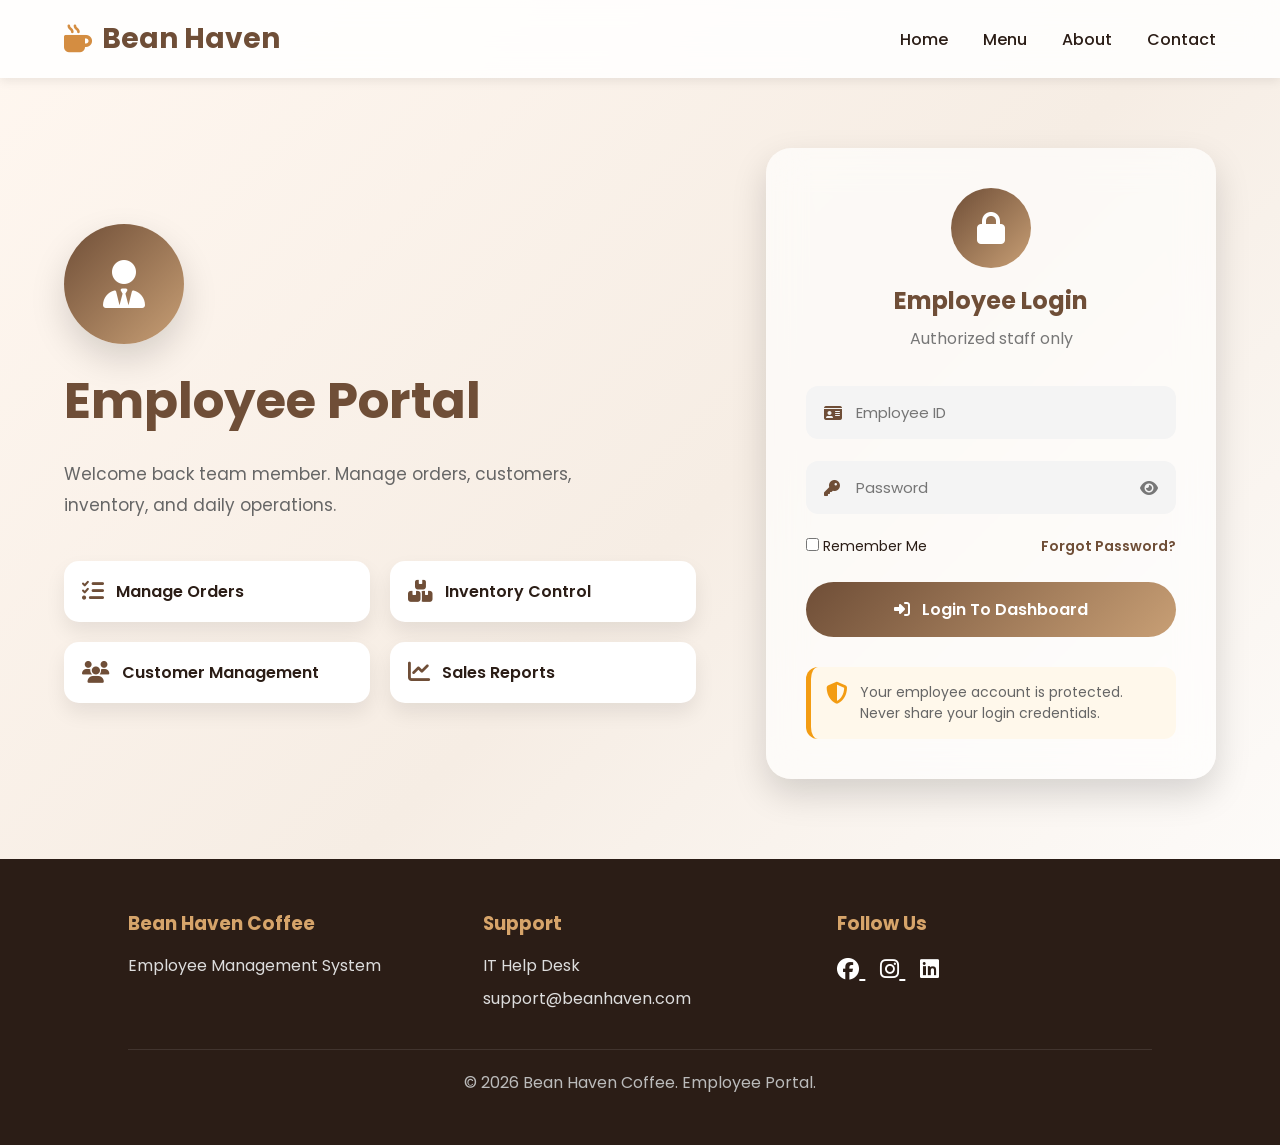
<file: coffee shop/employee-login.html>
<!DOCTYPE html>
<html lang="en">

<head>

<meta charset="UTF-8">
<meta name="viewport" content="width=device-width, initial-scale=1.0">

<title>Employee Login | Bean Haven Coffee</title>


<link href="https://fonts.googleapis.com/css2?family=Poppins:wght@300;400;500;600;700&display=swap" rel="stylesheet">


<link rel="stylesheet"
href="https://cdnjs.cloudflare.com/ajax/libs/font-awesome/6.5.2/css/all.min.css">


<link rel="stylesheet" href="css/employee-login.css">


</head>



<body>




<!-- ================= HEADER ================= -->


<header>


<nav class="navbar">


<div class="logo">


<i class="fas fa-mug-hot"></i>


<span>
Bean Haven
</span>


</div>




<ul class="nav-links">


<li>
<a href="index.html">
Home
</a>
</li>


<li>
<a href="menu.html">
Menu
</a>
</li>


<li>
<a href="about.html">
About
</a>
</li>


<li>
<a href="contact.html">
Contact
</a>
</li>


</ul>



</nav>


</header>







<!-- ================= EMPLOYEE LOGIN ================= -->



<section class="employee-auth">





<div class="employee-left">



<div class="employee-icon">


<i class="fas fa-user-tie"></i>


</div>



<h1>
Employee Portal
</h1>



<p>

Welcome back team member.

Manage orders, customers, inventory, and daily operations.

</p>



<div class="employee-features">


<div>

<i class="fas fa-list-check"></i>

<span>
Manage Orders
</span>

</div>



<div>

<i class="fas fa-boxes-stacked"></i>

<span>
Inventory Control
</span>

</div>



<div>

<i class="fas fa-users"></i>

<span>
Customer Management
</span>

</div>



<div>

<i class="fas fa-chart-line"></i>

<span>
Sales Reports
</span>

</div>


</div>



</div>









<div class="employee-login-box">



<div class="login-header">


<i class="fas fa-lock"></i>


<h2>
Employee Login
</h2>


<p>
Authorized staff only
</p>


</div>





<form id="employeeLoginForm">





<div class="input-group">


<i class="fas fa-id-card"></i>



<input

type="text"

placeholder="Employee ID"

required>


</div>







<div class="input-group">


<i class="fas fa-key"></i>



<input

type="password"

id="employeePassword"

placeholder="Password"

required>





<i class="fas fa-eye"

id="employeeShowPassword">

</i>



</div>







<div class="login-options">


<label>


<input

type="checkbox">


Remember Me


</label>




<a href="#">
Forgot Password?
</a>


</div>








<button class="login-btn">


<i class="fas fa-right-to-bracket"></i>


Login To Dashboard


</button>






</form>







<div class="security-note">


<i class="fas fa-shield-halved"></i>


<p>

Your employee account is protected.
Never share your login credentials.

</p>


</div>






</div>






</section>








<!-- ================= FOOTER ================= -->



<footer>




<div class="footer-container">



<div>


<h3>
Bean Haven Coffee
</h3>


<p>
Employee Management System
</p>


</div>




<div>


<h3>
Support
</h3>


<p>
IT Help Desk
</p>


<p>
support@beanhaven.com
</p>


</div>




<div>


<h3>
Follow Us
</h3>



<a href="#">
<i class="fab fa-facebook"></i>
</a>


<a href="#">
<i class="fab fa-instagram"></i>
</a>


<a href="#">
<i class="fab fa-linkedin"></i>
</a>


</div>




</div>




<p class="copyright">


© 2026 Bean Haven Coffee. Employee Portal.


</p>



</footer>









<script>



// Password Visibility


const password =
document.getElementById("employeePassword");

const eye =
document.getElementById("employeeShowPassword");



eye.onclick=function(){



if(password.type==="password"){


password.type="text";


eye.classList.remove("fa-eye");


eye.classList.add("fa-eye-slash");



}

else{


password.type="password";


eye.classList.remove("fa-eye-slash");


eye.classList.add("fa-eye");



}



};







// Demo Employee Login


document
.getElementById("employeeLoginForm")
.addEventListener("submit",function(e){


e.preventDefault();



alert("Employee login successful!");



window.location.href="employee-dashboard.html";



});



</script>





</body>

</html>
</file>
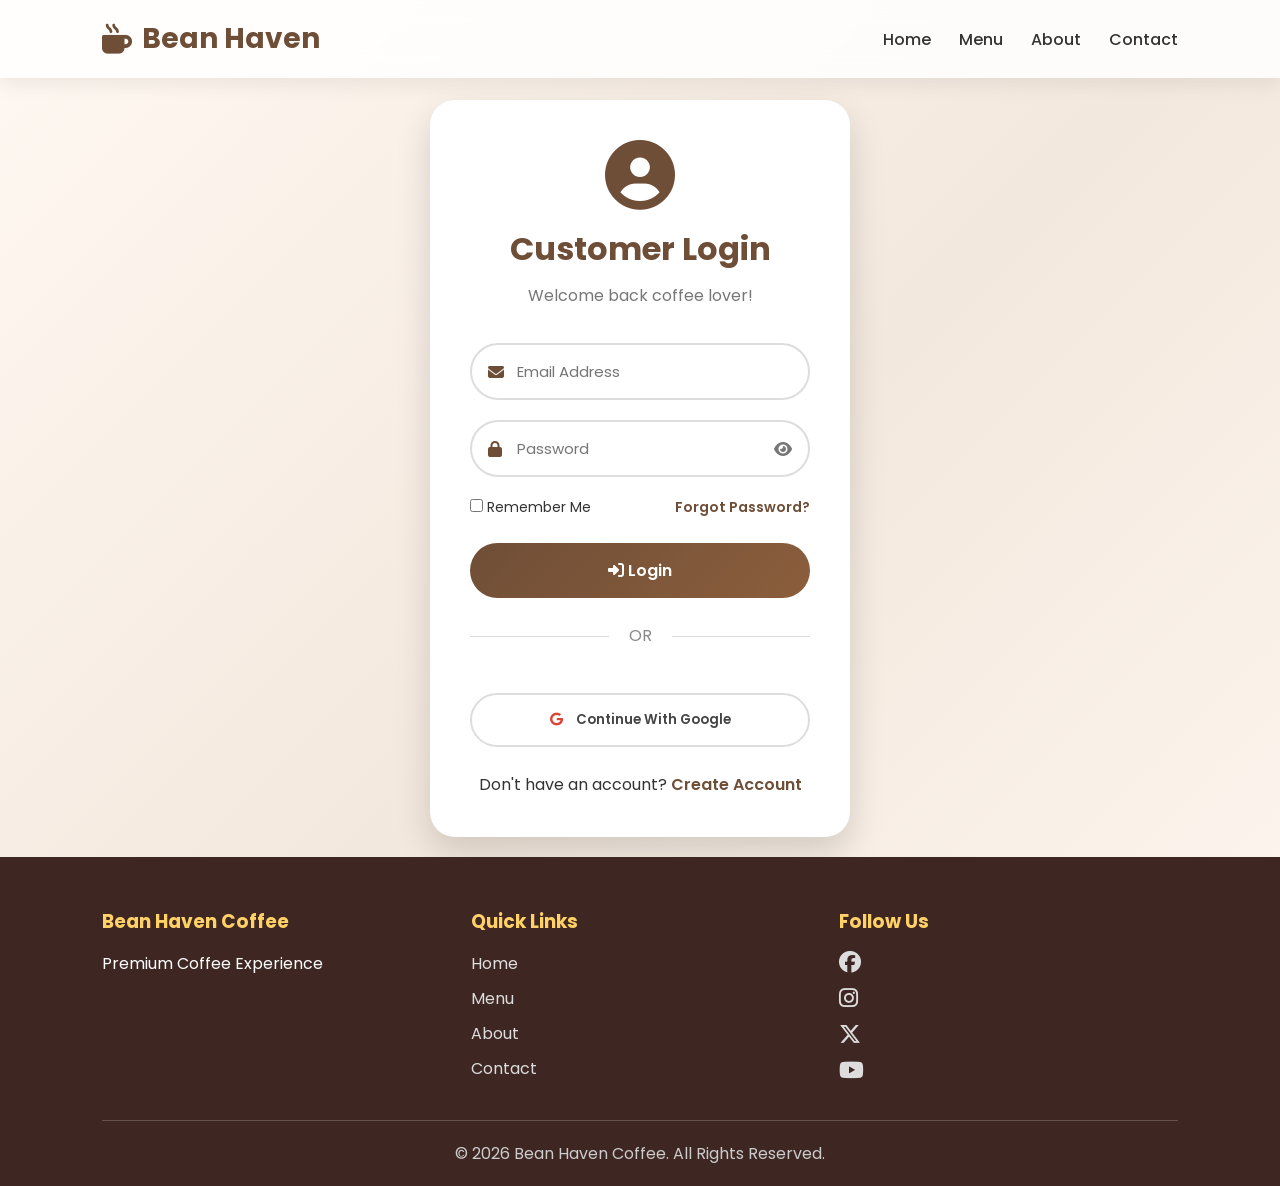
<file: coffee shop/login.html>
<!DOCTYPE html>
<html lang="en">

<head>

<meta charset="UTF-8">
<meta name="viewport" content="width=device-width, initial-scale=1.0">

<title>Customer Login | Bean Haven Coffee</title>

<link href="https://fonts.googleapis.com/css2?family=Poppins:wght@300;400;500;600;700&display=swap" rel="stylesheet">

<link rel="stylesheet"
href="https://cdnjs.cloudflare.com/ajax/libs/font-awesome/6.5.2/css/all.min.css">

<link rel="stylesheet" href="css/login.css">

</head>


<body>


<!-- ================= HEADER ================= -->

<header>

<nav class="navbar">

<div class="logo">

<i class="fas fa-mug-hot"></i>

<span>
Bean Haven
</span>

</div>


<ul class="nav-links">

<li>
<a href="index.html">Home</a>
</li>

<li>
<a href="menu.html">Menu</a>
</li>

<li>
<a href="about.html">About</a>
</li>

<li>
<a href="contact.html">Contact</a>
</li>

</ul>


</nav>

</header>



<!-- ================= LOGIN SECTION ================= -->


<div class="login-box">


<div class="login-header">


<i class="fas fa-user-circle"></i>


<h1>
Customer Login
</h1>


<p>
Welcome back coffee lover!
</p>


</div>



<form id="loginForm">


<div class="input-group">


<i class="fas fa-envelope"></i>


<input 
type="email"
placeholder="Email Address"
required>


</div>



<div class="input-group">


<i class="fas fa-lock"></i>


<input
type="password"
id="password"
placeholder="Password"
required>


<i class="fas fa-eye"
id="showPassword">
</i>


</div>



<div class="login-options">


<label>

<input type="checkbox">

Remember Me

</label>


<a href="forgot-password.html">

Forgot Password?

</a>


</div>



<button class="login-btn">

<i class="fas fa-right-to-bracket"></i>

Login

</button>



<div class="divider">

<span>
OR
</span>

</div>



<button type="button"
class="google-btn">

<i class="fab fa-google"></i>

Continue With Google

</button>



<p class="signup-text">

Don't have an account?

<a href="signup.html">

Create Account

</a>


</p>



</form>


</div>


</section>





<!-- ================= FOOTER ================= -->


<footer>


<div class="footer-container">


<div>

<h3>
Bean Haven Coffee
</h3>

<p>
Premium Coffee Experience
</p>

</div>



<div>

<h3>
Quick Links
</h3>

<a href="index.html">
Home
</a>

<a href="menu.html">
Menu
</a>

<a href="about.html">
About
</a>

<a href="contact.html">
Contact
</a>


</div>



<div>


<h3>
Follow Us
</h3>


<a href="#">
<i class="fab fa-facebook"></i>
</a>


<a href="#">
<i class="fab fa-instagram"></i>
</a>


<a href="#">
<i class="fab fa-x-twitter"></i>
</a>


<a href="#">
<i class="fab fa-youtube"></i>
</a>


</div>


</div>



<p class="copyright">

© 2026 Bean Haven Coffee. All Rights Reserved.

</p>


</footer>





<script>


// Password Show / Hide

const password =
document.getElementById("password");


const showPassword =
document.getElementById("showPassword");


showPassword.onclick = function(){


if(password.type === "password"){

password.type = "text";

showPassword.classList.remove("fa-eye");

showPassword.classList.add("fa-eye-slash");


}

else{


password.type = "password";

showPassword.classList.remove("fa-eye-slash");

showPassword.classList.add("fa-eye");


}


};





// Demo Login Handler

document
.getElementById("loginForm")
.addEventListener("submit",function(e){


e.preventDefault();


alert("Login successful! Welcome to Bean Haven Coffee.");


window.location.href="customer-dashboard.html";


});


</script>


</body>

</html>
</file>
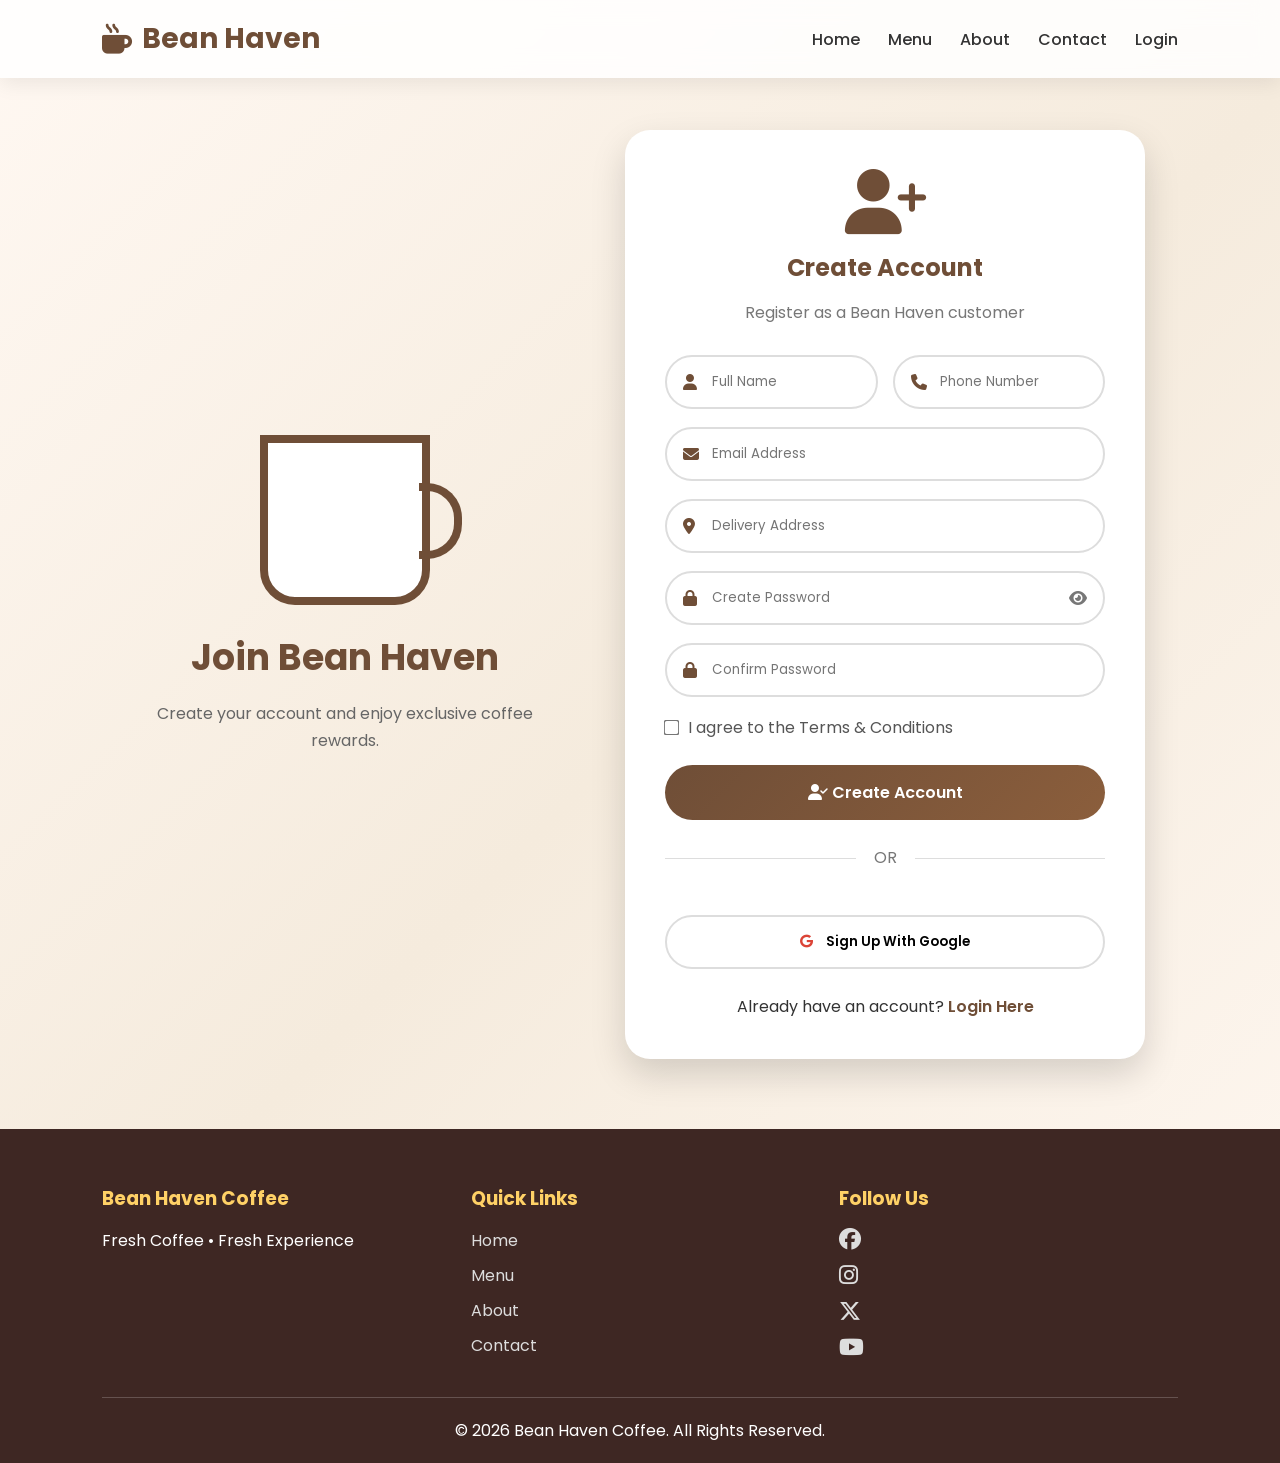
<file: coffee shop/signup.html>
<!DOCTYPE html>
<html lang="en">

<head>

<meta charset="UTF-8">
<meta name="viewport" content="width=device-width, initial-scale=1.0">

<title>Create Account | Bean Haven Coffee</title>


<link href="https://fonts.googleapis.com/css2?family=Poppins:wght@300;400;500;600;700&display=swap" rel="stylesheet">


<link rel="stylesheet"
href="https://cdnjs.cloudflare.com/ajax/libs/font-awesome/6.5.2/css/all.min.css">


<link rel="stylesheet" href="css/signup.css">


</head>


<body>



<!-- ================= HEADER ================= -->


<header>


<nav class="navbar">


<div class="logo">

<i class="fas fa-mug-hot"></i>

<span>
Bean Haven
</span>

</div>



<ul class="nav-links">


<li>
<a href="index.html">Home</a>
</li>


<li>
<a href="menu.html">Menu</a>
</li>


<li>
<a href="about.html">About</a>
</li>


<li>
<a href="contact.html">Contact</a>
</li>


<li>
<a href="login.html">Login</a>
</li>


</ul>


</nav>


</header>





<!-- ================= SIGNUP SECTION ================= -->


<section class="auth-section">



<div class="signup-decoration">


<div class="coffee-cup">


<div class="steam steam1"></div>

<div class="steam steam2"></div>

<div class="steam steam3"></div>


</div>


<h2>
Join Bean Haven
</h2>


<p>
Create your account and enjoy exclusive coffee rewards.
</p>


</div>






<div class="signup-box">



<div class="signup-header">


<i class="fas fa-user-plus"></i>


<h1>
Create Account
</h1>


<p>
Register as a Bean Haven customer
</p>


</div>





<form id="signupForm">



<div class="input-row">



<div class="input-group">


<i class="fas fa-user"></i>


<input

type="text"

placeholder="Full Name"

required>


</div>




<div class="input-group">


<i class="fas fa-phone"></i>


<input

type="tel"

placeholder="Phone Number"

required>


</div>



</div>







<div class="input-group">


<i class="fas fa-envelope"></i>


<input

type="email"

placeholder="Email Address"

required>


</div>







<div class="input-group">


<i class="fas fa-location-dot"></i>


<input

type="text"

placeholder="Delivery Address"

required>


</div>







<div class="input-group">


<i class="fas fa-lock"></i>


<input

type="password"

id="password"

placeholder="Create Password"

required>


<i class="fas fa-eye toggle-password"
id="showPassword">

</i>


</div>







<div class="input-group">


<i class="fas fa-lock"></i>


<input

type="password"

id="confirmPassword"

placeholder="Confirm Password"

required>


</div>







<div class="terms">


<label>


<input

type="checkbox"

required>


I agree to the Terms & Conditions


</label>


</div>







<button class="login-btn">


<i class="fas fa-user-check"></i>


Create Account


</button>







<div class="divider">

<span>
OR
</span>

</div>






<button type="button"
class="google-btn">


<i class="fab fa-google"></i>


Sign Up With Google


</button>








<p class="signup-text">


Already have an account?


<a href="login.html">

Login Here

</a>


</p>





</form>


</div>



</section>







<!-- ================= FOOTER ================= -->



<footer>



<div class="footer-container">



<div>

<h3>
Bean Haven Coffee
</h3>

<p>
Fresh Coffee • Fresh Experience
</p>


</div>




<div>

<h3>
Quick Links
</h3>


<a href="index.html">
Home
</a>


<a href="menu.html">
Menu
</a>


<a href="about.html">
About
</a>


<a href="contact.html">
Contact
</a>


</div>




<div>


<h3>
Follow Us
</h3>


<a href="#">
<i class="fab fa-facebook"></i>
</a>


<a href="#">
<i class="fab fa-instagram"></i>
</a>


<a href="#">
<i class="fab fa-x-twitter"></i>
</a>


<a href="#">
<i class="fab fa-youtube"></i>
</a>


</div>




</div>



<p class="copyright">

© 2026 Bean Haven Coffee. All Rights Reserved.

</p>



</footer>







<script>


// Show Password


const password =
document.getElementById("password");


const showPassword =
document.getElementById("showPassword");



showPassword.onclick=function(){


if(password.type==="password"){


password.type="text";


showPassword.classList.remove("fa-eye");


showPassword.classList.add("fa-eye-slash");


}

else{


password.type="password";


showPassword.classList.remove("fa-eye-slash");


showPassword.classList.add("fa-eye");


}


};







// Signup Validation


document
.getElementById("signupForm")
.addEventListener("submit",function(e){


e.preventDefault();



let pass =
document.getElementById("password").value;


let confirm =
document.getElementById("confirmPassword").value;





if(pass !== confirm){


alert("Passwords do not match!");

return;


}





alert("Account created successfully! Welcome to Bean Haven Coffee.");



window.location.href="customer-dashboard.html";



});



</script>




</body>

</html>
</file>
<file: coffee shop/css/employee-login.css>
/* ==========================
   GOOGLE FONT
========================== */
@import url('https://fonts.googleapis.com/css2?family=Poppins:wght@300;400;500;600;700;800&display=swap');

/* ==========================
   ROOT VARIABLES
========================== */

:root{

    --primary:#6F4E37;
    --secondary:#C89F75;
    --accent:#A0522D;
    --light:#FFF8F2;
    --white:#ffffff;
    --dark:#2B1D16;
    --gray:#666;
    --shadow:0 15px 35px rgba(0,0,0,.15);
    --radius:18px;

}

/* ==========================
   RESET
========================== */

*{
    margin:0;
    padding:0;
    box-sizing:border-box;
    font-family:'Poppins',sans-serif;
}

html{
    scroll-behavior:smooth;
}

body{

    background:linear-gradient(135deg,#fff7f0,#f6ede4,#fff);
    color:var(--dark);
    overflow-x:hidden;

}

/* ==========================
   HEADER
========================== */

header{

    width:100%;
    position:sticky;
    top:0;
    z-index:1000;
    background:rgba(255,255,255,.85);
    backdrop-filter:blur(15px);
    box-shadow:0 3px 10px rgba(0,0,0,.08);

}

.navbar{

    width:90%;
    margin:auto;

    display:flex;
    justify-content:space-between;
    align-items:center;

    padding:18px 0;

}

.logo{

    display:flex;
    align-items:center;
    gap:10px;

    font-size:28px;
    font-weight:700;
    color:var(--primary);

}

.logo i{

    color:#d48d41;

}

.nav-links{

    list-style:none;
    display:flex;
    gap:35px;

}

.nav-links a{

    text-decoration:none;
    color:var(--dark);
    font-weight:500;
    transition:.3s;

}

.nav-links a:hover{

    color:var(--primary);

}

/* ==========================
   MAIN SECTION
========================== */

.employee-auth{

    width:90%;
    margin:70px auto;

    display:grid;
    grid-template-columns:1fr 450px;
    gap:70px;
    align-items:center;

}

/* ==========================
   LEFT SIDE
========================== */

.employee-left h1{

    font-size:50px;
    margin:20px 0;
    color:var(--primary);

}

.employee-left p{

    color:var(--gray);
    line-height:1.8;
    font-size:17px;
    max-width:550px;

}

.employee-icon{

    width:120px;
    height:120px;

    background:linear-gradient(135deg,var(--primary),var(--secondary));

    border-radius:50%;

    display:flex;
    justify-content:center;
    align-items:center;

    color:white;
    font-size:48px;

    box-shadow:var(--shadow);

}

.employee-features{

    margin-top:40px;

    display:grid;
    grid-template-columns:repeat(2,1fr);

    gap:20px;

}

.employee-features div{

    background:white;

    padding:18px;

    border-radius:15px;

    display:flex;
    align-items:center;
    gap:12px;

    box-shadow:0 10px 20px rgba(0,0,0,.08);

    transition:.4s;

}

.employee-features div:hover{

    transform:translateY(-6px);

}

.employee-features i{

    color:var(--primary);
    font-size:22px;

}

.employee-features span{

    font-weight:600;

}

/* ==========================
   LOGIN CARD
========================== */

.employee-login-box{

    background:rgba(255,255,255,.65);

    backdrop-filter:blur(18px);

    border-radius:25px;

    padding:40px;

    box-shadow:var(--shadow);

}

.login-header{

    text-align:center;
    margin-bottom:35px;

}

.login-header i{

    width:80px;
    height:80px;

    background:linear-gradient(135deg,var(--primary),var(--secondary));

    border-radius:50%;

    display:flex;
    justify-content:center;
    align-items:center;

    color:white;
    font-size:32px;

    margin:auto;
    margin-bottom:15px;

}

.login-header h2{

    color:var(--primary);
    margin-bottom:8px;

}

.login-header p{

    color:#777;

}

/* ==========================
   INPUTS
========================== */

.input-group{

    position:relative;
    margin-bottom:22px;

}

.input-group input{

    width:100%;
    padding:15px 50px;

    border:none;

    border-radius:12px;

    background:#f4f4f4;

    font-size:15px;

    outline:none;

    transition:.3s;

}

.input-group input:focus{

    background:white;

    box-shadow:0 0 0 3px rgba(111,78,55,.2);

}

.input-group i:first-child{

    position:absolute;

    left:18px;
    top:50%;

    transform:translateY(-50%);

    color:var(--primary);

}

#employeeShowPassword{

    position:absolute;

    right:18px;

    top:50%;

    transform:translateY(-50%);

    cursor:pointer;

    color:#777;

}

/* ==========================
   OPTIONS
========================== */

.login-options{

    display:flex;
    justify-content:space-between;
    align-items:center;

    margin-bottom:25px;

    font-size:14px;

}

.login-options a{

    text-decoration:none;
    color:var(--primary);
    font-weight:600;

}

/* ==========================
   BUTTON
========================== */

.login-btn{

    width:100%;
    padding:15px;

    border:none;

    border-radius:50px;

    background:linear-gradient(135deg,var(--primary),var(--secondary));

    color:white;

    font-size:16px;

    cursor:pointer;

    transition:.4s;

    font-weight:600;

}

.login-btn:hover{

    transform:translateY(-3px);

    box-shadow:0 15px 30px rgba(111,78,55,.3);

}

.login-btn i{

    margin-right:8px;

}

/* ==========================
   SECURITY
========================== */

.security-note{

    margin-top:30px;

    display:flex;
    gap:12px;

    background:#fff8eb;

    padding:15px;

    border-left:5px solid #f39c12;

    border-radius:12px;

}

.security-note i{

    color:#f39c12;
    font-size:22px;

}

.security-note p{

    font-size:14px;
    color:#666;

}

/* ==========================
   FOOTER
========================== */

footer{

    background:#2b1d16;

    color:white;

    margin-top:80px;

    padding:50px 10%;

}

.footer-container{

    display:grid;
    grid-template-columns:repeat(auto-fit,minmax(220px,1fr));

    gap:40px;

    margin-bottom:30px;

}

.footer-container h3{

    margin-bottom:15px;

    color:#d6a46a;

}

.footer-container p{

    color:#ddd;
    margin-bottom:8px;

}

.footer-container a{

    color:white;

    margin-right:15px;

    font-size:22px;

    transition:.3s;

}

.footer-container a:hover{

    color:#d6a46a;

}

.copyright{

    text-align:center;

    border-top:1px solid rgba(255,255,255,.1);

    padding-top:20px;

    color:#bbb;

}

/* ==========================
   RESPONSIVE
========================== */

@media(max-width:991px){

.employee-auth{

grid-template-columns:1fr;

gap:40px;

}

.employee-left{

text-align:center;

}

.employee-icon{

margin:auto;

}

.employee-features{

grid-template-columns:1fr;

}

}

@media(max-width:768px){

.navbar{

flex-direction:column;

gap:15px;

}

.nav-links{

flex-wrap:wrap;

justify-content:center;

gap:18px;

}

.employee-left h1{

font-size:36px;

}

.employee-login-box{

padding:30px;

}

}

@media(max-width:500px){

.employee-auth{

width:95%;

}

.employee-left h1{

font-size:30px;

}

.login-options{

flex-direction:column;

gap:10px;

align-items:flex-start;

}

.employee-login-box{

padding:22px;

}

}
</file>
<file: coffee shop/css/login.css>
/* ==========================================
   CUSTOMER LOGIN PAGE CSS
   Bean Haven Coffee
========================================== */

@import url('https://fonts.googleapis.com/css2?family=Poppins:wght@300;400;500;600;700;800&display=swap');

:root{
    --primary:#6F4E37;
    --secondary:#8B5E3C;
    --accent:#D4A373;
    --light:#FFF8F2;
    --white:#ffffff;
    --dark:#2C1810;
    --gray:#777;
    --shadow:0 15px 35px rgba(0,0,0,.15);
    --radius:18px;
    --transition:.35s ease;
}

*{
    margin:0;
    padding:0;
    box-sizing:border-box;
    font-family:'Poppins',sans-serif;
}

html{
    scroll-behavior:smooth;
}

body{
    background:linear-gradient(135deg,#FFF8F2,#F3E8DD,#FFF8F2);
    color:#333;
    overflow-x:hidden;
}

a{
    text-decoration:none;
}

ul{
    list-style:none;
}

button{
    cursor:pointer;
    border:none;
}

/* ===========================
   NAVBAR
=========================== */

header{
    position:fixed;
    top:0;
    left:0;
    width:100%;
    z-index:999;
    background:rgba(255,255,255,.85);
    backdrop-filter:blur(12px);
    box-shadow:0 5px 20px rgba(0,0,0,.08);
}

.navbar{
    display:flex;
    justify-content:space-between;
    align-items:center;
    padding:18px 8%;
}

.logo{
    display:flex;
    align-items:center;
    gap:10px;
    font-size:28px;
    font-weight:700;
    color:var(--primary);
}

.logo i{
    font-size:30px;
}

.nav-links{
    display:flex;
    list-style:none;
    gap:28px;
}

.nav-links a{
    color:#333;
    font-weight:500;
    transition:var(--transition);
}

.nav-links a:hover,
.nav-links .active{
    color:var(--primary);
}


/* ===========================
   LOGIN BOX
=========================== */

.login-box{

    margin:100px auto 20px;

    width:420px;

    background:#fff;

    padding:40px;

    text-align:center;

    border-radius:25px;

    box-shadow:var(--shadow);

    animation:fadeIn .8s ease;
}

@keyframes fadeIn{

from{

opacity:0;

transform:translateY(40px);

}

to{

opacity:1;

transform:translateY(0);

}

}

.login-header{

    text-align:center;

    margin-bottom:35px;
}

.login-header i{

    font-size:70px;

    color:var(--primary);

    margin-bottom:15px;
}

.login-header h1{

    color:var(--primary);

    margin-bottom:10px;
}

.login-header p{

    color:#777;
}

/* ===========================
   INPUTS
=========================== */

.input-group{

    position:relative;

    margin-bottom:20px;
}

.input-group input{

    width:100%;

    padding:15px 45px;

    border:2px solid #ddd;

    border-radius:50px;

    font-size:15px;

    transition:.3s;
}

.input-group input:focus{

    outline:none;

    border-color:var(--primary);

    box-shadow:0 0 10px rgba(111,78,55,.2);
}

.input-group i:first-child{

    position:absolute;

    left:18px;

    top:50%;

    transform:translateY(-50%);

    color:var(--primary);
}

#showPassword{

    position:absolute;

    right:18px;

    top:50%;

    transform:translateY(-50%);

    cursor:pointer;

    color:#777;
}

/* ===========================
   OPTIONS
=========================== */

.login-options{

    display:flex;

    justify-content:space-between;

    align-items:center;

    margin-bottom:25px;

    font-size:14px;
}

.login-options a{

    color:var(--primary);

    font-weight:600;
}

.login-options a:hover{

    text-decoration:underline;
}

/* ===========================
   BUTTONS
=========================== */

.login-btn{

    width:100%;

    background:linear-gradient(135deg,var(--primary),var(--secondary));

    color:#fff;

    padding:15px;

    border-radius:50px;

    font-size:16px;

    font-weight:600;

    transition:.3s;
}

.login-btn:hover{

    transform:translateY(-3px);

    box-shadow:0 10px 20px rgba(0,0,0,.2);
}

.google-btn{

    width:100%;

    margin-top:20px;

    background:#fff;

    border:2px solid #ddd;

    color:#444;

    padding:15px;

    border-radius:50px;

    font-weight:600;

    transition:.3s;
}

.google-btn:hover{

    background:#f5f5f5;
}

.google-btn i{

    color:#DB4437;

    margin-right:10px;
}

/* ===========================
   DIVIDER
=========================== */

.divider{

    text-align:center;

    margin:25px 0;

    position:relative;
}

.divider::before{

    content:"";

    position:absolute;

    left:0;

    top:50%;

    width:100%;

    height:1px;

    background:#ddd;
}

.divider span{

    background:#fff;

    padding:0 20px;

    position:relative;

    color:#888;
}

/* ===========================
   SIGNUP TEXT
=========================== */

.signup-text{

    margin-top:25px;

    text-align:center;
}

.signup-text a{

    color:var(--primary);

    font-weight:600;
}

/* ===========================
   FOOTER
=========================== */

footer{

    background:#3E2723;

    color:#fff;

    padding:50px 8% 20px;
}

.footer-container{

    display:grid;

    grid-template-columns:repeat(auto-fit,minmax(250px,1fr));

    gap:30px;

    margin-bottom:25px;
}

.footer-container h3{

    margin-bottom:15px;

    color:#FFD166;
}

.footer-container a{

    display:block;

    color:#ddd;

    margin-bottom:10px;

    transition:.3s;
}

.footer-container a:hover{

    color:#FFD166;
}

.footer-container i{

    font-size:22px;

    margin-right:15px;
}

.copyright{

    text-align:center;

    border-top:1px solid rgba(255,255,255,.2);

    padding-top:20px;

    color:#ccc;
}

/* ===========================
   RESPONSIVE
=========================== */

@media(max-width:992px){

.auth-section{

flex-direction:column;

text-align:center;

gap:40px;

}

.login-box{

width:100%;

max-width:450px;

}

}

@media(max-width:768px){

.navbar{

flex-direction:column;

gap:15px;

}

.nav-links{

gap:20px;

flex-wrap:wrap;

justify-content:center;

}

.login-box{

padding:30px 25px;

}

}

@media(max-width:480px){

.auth-section{

padding:140px 20px 50px;

}

.login-box{

padding:25px 20px;

}

.logo{

font-size:22px;

}

.nav-links{

flex-direction:column;

gap:10px;

}

.cup{

width:130px;

height:130px;

}

}
</file>
<file: coffee shop/css/signup.css>
/* ==========================================
   BEAN HAVEN - SIGNUP PAGE CSS
========================================== */

@import url('https://fonts.googleapis.com/css2?family=Poppins:wght@300;400;500;600;700;800&display=swap');

:root{
    --primary:#6F4E37;
    --secondary:#8B5E3C;
    --accent:#D4A373;
    --light:#FFF8F2;
    --white:#fff;
    --dark:#2C1810;
    --gray:#777;
    --shadow:0 15px 35px rgba(0,0,0,.15);
}

*{
    margin:0;
    padding:0;
    box-sizing:border-box;
    font-family:'Poppins',sans-serif;
}

body{
    background:linear-gradient(135deg,#FFF8F2,#F5EBDD,#FFF8F2);
    color:#333;
}

a{
    text-decoration:none;
}

ul{
    list-style:none;
}

button{
    cursor:pointer;
    border:none;
}

/*==============================
 NAVBAR
===============================*/

header{
    position:fixed;
    top:0;
    left:0;
    width:100%;
    z-index:999;
    background:rgba(255,255,255,.85);
    backdrop-filter:blur(12px);
    box-shadow:0 5px 20px rgba(0,0,0,.08);
}

.navbar{
    display:flex;
    justify-content:space-between;
    align-items:center;
    padding:18px 8%;
}

.logo{
    display:flex;
    align-items:center;
    gap:10px;
    font-size:28px;
    font-weight:700;
    color:var(--primary);
}

.logo i{
    font-size:30px;
}

.nav-links{
    display:flex;
    list-style:none;
    gap:28px;
}

.nav-links a{
    color:#333;
    font-weight:500;
    transition:var(--transition);
}

.nav-links a:hover,
.nav-links .active{
    color:var(--primary);
}

/*==============================
 AUTH SECTION
===============================*/

.auth-section{
    min-height:100vh;
    display:flex;
    justify-content:center;
    align-items:center;
    gap:70px;
    padding:130px 8% 70px;
}

/*==============================
 LEFT SIDE
===============================*/

.signup-decoration{
    max-width:420px;
    text-align:center;
}

.signup-decoration h2{
    color:var(--primary);
    font-size:36px;
    margin:25px 0 15px;
}

.signup-decoration p{
    color:#666;
    line-height:1.7;
}

/*==============================
 COFFEE CUP
===============================*/

.coffee-cup{
    width:170px;
    height:170px;
    margin:auto;
    border:8px solid var(--primary);
    border-radius:0 0 35px 35px;
    background:#fff;
    position:relative;
}

.coffee-cup::after{
    content:"";
    position:absolute;
    right:-40px;
    top:40px;
    width:35px;
    height:60px;
    border:8px solid var(--primary);
    border-left:none;
    border-radius:0 35px 35px 0;
}

.steam{
    width:8px;
    height:70px;
    position:absolute;
    background:rgba(255,255,255,.7);
    border-radius:50%;
    animation:steam 3s infinite;
}

.steam1{
    left:35px;
}

.steam2{
    left:75px;
    animation-delay:.5s;
}

.steam3{
    left:110px;
    animation-delay:1s;
}

@keyframes steam{

0%{
opacity:0;
transform:translateY(20px);
}

50%{
opacity:1;
}

100%{
opacity:0;
transform:translateY(-70px);
}

}

/*==============================
 SIGNUP BOX
===============================*/

.signup-box{
    width:520px;
    background:#fff;
    padding:40px;
    border-radius:25px;
    box-shadow:var(--shadow);
}

.signup-header{
    text-align:center;
    margin-bottom:30px;
}

.signup-header i{
    font-size:65px;
    color:var(--primary);
}

.signup-header h1{
    margin:15px 0;
    color:var(--primary);
}

.signup-header p{
    color:#777;
}

/*==============================
 INPUTS
===============================*/

.input-row{
    display:grid;
    grid-template-columns:1fr 1fr;
    gap:15px;
}

.input-group{
    position:relative;
    margin-bottom:18px;
}

.input-group input{
    width:100%;
    padding:15px 45px;
    border-radius:50px;
    border:2px solid #ddd;
    transition:.3s;
}

.input-group input:focus{
    outline:none;
    border-color:var(--primary);
}

.input-group i:first-child{
    position:absolute;
    left:18px;
    top:50%;
    transform:translateY(-50%);
    color:var(--primary);
}

.toggle-password{
    position:absolute;
    right:18px;
    top:50%;
    transform:translateY(-50%);
    cursor:pointer;
    color:#777;
}

/*==============================
 TERMS
===============================*/

.terms{
    margin:15px 0 25px;
}

.terms label{
    display:flex;
    align-items:center;
    gap:10px;
    color:#555;
}

.terms input{
    transform:scale(1.2);
}

/*==============================
 BUTTONS
===============================*/

.login-btn{
    width:100%;
    padding:15px;
    border-radius:50px;
    background:linear-gradient(135deg,var(--primary),var(--secondary));
    color:#fff;
    font-size:16px;
    font-weight:600;
    transition:.3s;
}

.login-btn:hover{
    transform:translateY(-3px);
}

.google-btn{
    width:100%;
    padding:15px;
    margin-top:20px;
    border:2px solid #ddd;
    background:#fff;
    border-radius:50px;
    font-weight:600;
}

.google-btn:hover{
    background:#f5f5f5;
}

.google-btn i{
    color:#DB4437;
    margin-right:10px;
}

/*==============================
 DIVIDER
===============================*/

.divider{
    margin:25px 0;
    position:relative;
    text-align:center;
}

.divider::before{
    content:"";
    position:absolute;
    top:50%;
    left:0;
    width:100%;
    height:1px;
    background:#ddd;
}

.divider span{
    position:relative;
    background:#fff;
    padding:0 18px;
    color:#777;
}

/*==============================
 LOGIN LINK
===============================*/

.signup-text{
    text-align:center;
    margin-top:25px;
}

.signup-text a{
    color:var(--primary);
    font-weight:600;
}

/*==============================
 FOOTER
===============================*/

footer{
    background:#3E2723;
    color:#fff;
    padding:55px 8% 20px;
}

.footer-container{
    display:grid;
    grid-template-columns:repeat(auto-fit,minmax(220px,1fr));
    gap:30px;
    margin-bottom:25px;
}

.footer-container h3{
    color:#FFD166;
    margin-bottom:15px;
}

.footer-container a{
    display:block;
    color:#ddd;
    margin-bottom:10px;
}

.footer-container a:hover{
    color:#FFD166;
}

.footer-container i{
    font-size:22px;
    margin-right:15px;
}

.copyright{
    text-align:center;
    border-top:1px solid rgba(255,255,255,.2);
    padding-top:20px;
}

/*==============================
 RESPONSIVE
===============================*/

@media(max-width:992px){

.auth-section{
    flex-direction:column;
}

.signup-box{
    width:100%;
    max-width:550px;
}

}

@media(max-width:768px){

.navbar{
    flex-direction:column;
    gap:15px;
}

.nav-links{
    flex-wrap:wrap;
    justify-content:center;
}

.input-row{
    grid-template-columns:1fr;
}

.signup-box{
    padding:30px 25px;
}

}

@media(max-width:480px){

.auth-section{
    padding:140px 20px 60px;
}

.signup-box{
    padding:25px 20px;
}

.logo{
    font-size:22px;
}

.nav-links{
    flex-direction:column;
    gap:10px;
}

.signup-decoration h2{
    font-size:28px;
}

.coffee-cup{
    width:130px;
    height:130px;
}

}
</file>
